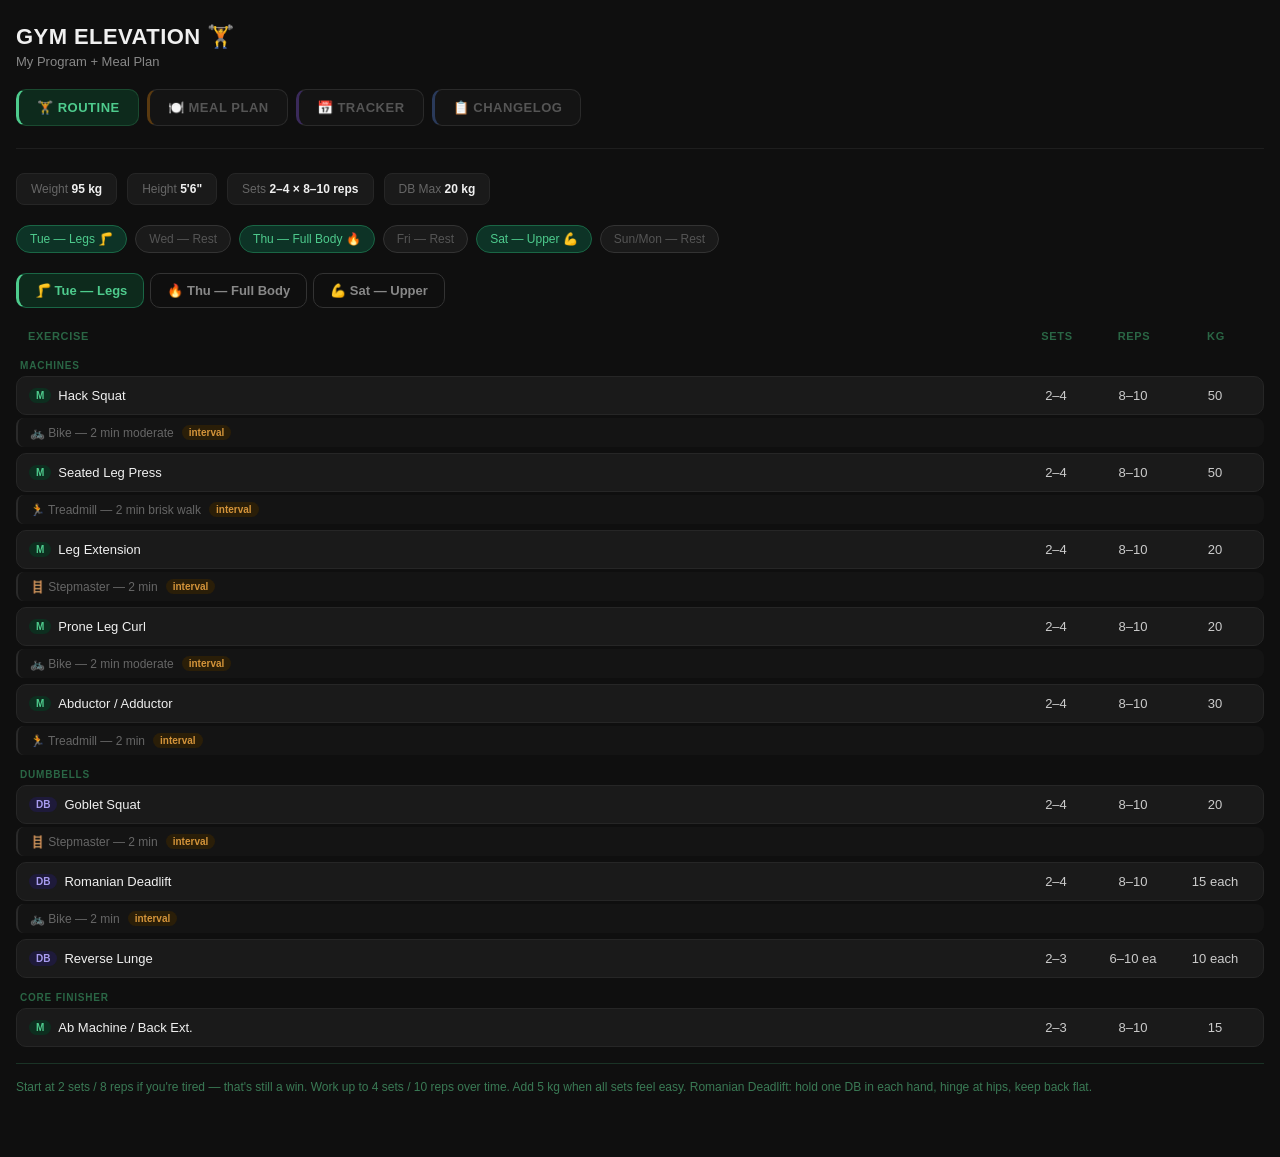
<file: index.html>
<!DOCTYPE html>
<html lang="en">
<head>
<meta charset="UTF-8">
<meta name="viewport" content="width=device-width, initial-scale=1.0">
<meta name="description" content="Personal gym program and meal plan">
<title>Gym Elevation — My Program</title>
<style>
  * { box-sizing: border-box; margin: 0; padding: 0; }
  body { font-family: -apple-system, BlinkMacSystemFont, 'Segoe UI', sans-serif; background: #0f0f0f; color: #f0f0f0; min-height: 100vh; padding: 24px 16px 60px; }
  h1 { font-size: 22px; font-weight: 700; letter-spacing: .02em; margin-bottom: 4px; }
  .subtitle { font-size: 13px; color: #888; margin-bottom: 20px; }

  /* SECTION TOGGLE */
  .section-toggle { display: flex; gap: 8px; margin-bottom: 28px; }
  .stab {
    padding: 10px 18px;
    border-radius: 10px;
    border: 1px solid #2a2a2a;
    border-left-width: 3px;
    background: #141414;
    cursor: pointer;
    font-size: 13px;
    font-weight: 700;
    color: #555;
    letter-spacing: .04em;
    text-transform: uppercase;
    transition: all 0.2s ease;
    display: flex;
    align-items: center;
    gap: 7px;
  }
  .stab:hover { background: #1a1a1a; color: #888; }

  /* ROUTINE — green */
  .stab[data-section="gym"]               { border-left-color: #2a5a40; }
  .stab[data-section="gym"]:hover         { border-left-color: #4ecb8d; color: #4ecb8d; }
  .stab[data-section="gym"].active        { background: #0d2a1c; border-color: #1a4a30; border-left-color: #4ecb8d; color: #4ecb8d; }

  /* MEAL PLAN — orange */
  .stab[data-section="meal"]              { border-left-color: #5a3a10; }
  .stab[data-section="meal"]:hover        { border-left-color: #d4943a; color: #d4943a; }
  .stab[data-section="meal"].active       { background: #2a1a08; border-color: #4a2e10; border-left-color: #d4943a; color: #d4943a; }

  /* TRACKER — purple */
  .stab[data-section="tracker"]           { border-left-color: #3a2a5a; }
  .stab[data-section="tracker"]:hover     { border-left-color: #a89cf0; color: #a89cf0; }
  .stab[data-section="tracker"].active    { background: #1a1430; border-color: #352860; border-left-color: #a89cf0; color: #a89cf0; }

  /* CHANGELOG — blue */
  .stab[data-section="changelog"]           { border-left-color: #2a3a5a; }
  .stab[data-section="changelog"]:hover     { border-left-color: #5ba3ff; color: #5ba3ff; }
  .stab[data-section="changelog"].active    { background: #0d1a3a; border-color: #1a3a66; border-left-color: #5ba3ff; color: #5ba3ff; }
  
  .section { display: none; }
  .section.active { display: block; }

  /* ── COLOR CARRY-THROUGH PER SECTION ─────────────────────────────── */

  /* ROUTINE (green) accents */
  #gym .sec-label        { color: #2a6645; }
  #gym .tabs             { margin-bottom: 18px; }
  #gym .tab.active       { background: #0d2a1c; color: #4ecb8d; border-color: #1a6645; border-left: 3px solid #4ecb8d; }
  #gym .tab:hover        { color: #4ecb8d; border-color: #2a5a40; }
  #gym .schedule-bar     { margin-bottom: 20px; }
  #gym .stats-bar        { margin-bottom: 20px; }
  #gym .row-head         { color: #2a6645; }
  #gym .note             { border-top-color: #1a3326; color: #3a7a55; }

  /* MEAL PLAN (orange) accents */
  #meal .meal-label      { color: #d4943a; }
  #meal .meal-time       { color: #7a5220; }
  #meal .divider         { background: #3a2a10; }
  #meal > div:first-child { /* daily meals label */
    color: #7a5220 !important;
    border-bottom: 1px solid #3a2a10;
    padding-bottom: 10px;
    margin-bottom: 16px;
  }

  /* TRACKER (purple) accents */
  #tracker .tracker-title        { color: #a89cf0; }
  #tracker .weekday              { color: #4a3a7a; }
  #tracker #monthSelect          { border-color: #3a2a5a; color: #a89cf0; background: #1a1430; }
  #tracker #monthSelect:hover    { border-color: #a89cf0; }
  #tracker .cal-day:hover        { border-color: #a89cf0; }
  #tracker .cal-day.went         { border-color: #1a6645; background: #0d3326; }
  #tracker .cal-day.rest         { border-color: #1a3a66; background: #0d2a4d; }
  #tracker .cal-day.skipped      { border-color: #664d4d; background: #4d1a1a; }

  /* One clean separator under the nav tabs only */
  .section-toggle { border-bottom: 1px solid #1e1e1e; padding-bottom: 22px; margin-bottom: 24px; }
  .stats-bar { display: flex; gap: 10px; margin-bottom: 20px; flex-wrap: wrap; }
  .stat { background: #1a1a1a; border: 1px solid #262626; border-radius: 8px; padding: 8px 14px; font-size: 12px; color: #666; }
  .stat span { color: #f0f0f0; font-weight: 600; }

  /* SCHEDULE */
  .schedule-bar { display: flex; gap: 8px; flex-wrap: wrap; margin-bottom: 20px; }
  .day-pill { padding: 6px 13px; border-radius: 20px; font-size: 12px; font-weight: 500; border: 1px solid #333; }
  .day-active { background: #0d3326; color: #4ecb8d; border-color: #1a6645; }
  .day-rest { background: #1a1a1a; color: #555; }

  /* GYM TABS */
  .tabs { display: flex; gap: 6px; margin-bottom: 16px; flex-wrap: wrap; }
  .tab { padding: 9px 16px; border-radius: 10px; border: 1px solid #333; background: transparent; cursor: pointer; font-size: 13px; font-weight: 600; color: #888; }
  .tab.active { background: #1e1e1e; color: #f0f0f0; border-color: #555; }
  .panel { display: none; }
  .panel.active { display: block; }

  /* ROWS */
  .row-head { display: grid; grid-template-columns: 1fr 62px 80px 72px; gap: 6px; padding: 4px 12px; font-size: 11px; color: #555; font-weight: 600; text-transform: uppercase; letter-spacing: .06em; margin-bottom: 4px; }
  .row { display: grid; grid-template-columns: 1fr 62px 80px 72px; gap: 6px; align-items: center; padding: 11px 12px; border-radius: 10px; margin-bottom: 3px; font-size: 13px; background: #1a1a1a; border: 1px solid #262626; }
  .machine-name { font-weight: 500; color: #f0f0f0; display: flex; align-items: center; gap: 7px; }
  .num { text-align: center; color: #ccc; }
  .cardio-row { display: flex; align-items: center; gap: 8px; padding: 7px 12px; margin-bottom: 6px; border-radius: 8px; background: #141414; font-size: 12px; color: #666; border-left: 2px solid #2a2a2a; }
  .badge { font-size: 10px; padding: 2px 7px; border-radius: 20px; font-weight: 600; flex-shrink: 0; }
  .b-db { background: #1e1a3a; color: #a89cf0; }
  .b-machine { background: #0d2e1f; color: #4ecb8d; }
  .b-cardio { background: #2a1e08; color: #d4943a; }
  .sec-label { font-size: 10px; font-weight: 700; color: #444; margin: 14px 0 5px 4px; text-transform: uppercase; letter-spacing: .08em; }
  .note { font-size: 12px; color: #444; margin-top: 16px; padding-top: 14px; border-top: 1px solid #222; line-height: 1.6; }

  /* MEAL PLAN */
  .meal-card { background: #1a1a1a; border: 1px solid #262626; border-radius: 12px; padding: 14px 16px; margin-bottom: 8px; display: flex; align-items: flex-start; gap: 14px; }
  .meal-time { font-size: 12px; font-weight: 600; color: #555; min-width: 56px; padding-top: 2px; }
  .meal-label { font-size: 13px; font-weight: 600; color: #f0f0f0; margin-bottom: 7px; }
  .pills { display: flex; flex-wrap: wrap; gap: 6px; }
  .pill { font-size: 12px; padding: 3px 10px; border-radius: 20px; font-weight: 500; }
  .p-rice { background: #2a1e08; color: #d4943a; }
  .p-meat { background: #0d2e1f; color: #4ecb8d; }
  .p-veg { background: #173404; color: #97C459; }
  .p-egg { background: #1e1a3a; color: #a89cf0; }
  .p-coffee { background: #1e1208; color: #c47c3a; }
  .p-no { background: #1a1a1a; color: #444; border: 1px solid #2a2a2a; text-decoration: line-through; }
  /* SNACK & FRUIT COLORS */
  .p-banana { background: #332b00; color: #ffd700; }
  .p-orange { background: #331a00; color: #ffa500; }
  .p-watermelon { background: #331414; color: #ff6b6b; }
  .p-mango { background: #332200; color: #ffcc00; }
  .p-nuts { background: #332414; color: #e6a863; }
  .p-siomai { background: #2b2b2b; color: #e6e6e6; }
  .gym-card { background: #0d2e1f; border: 1px solid #1a6645; border-radius: 12px; padding: 14px 16px; margin-bottom: 8px; display: flex; align-items: center; gap: 14px; }
  .gym-time { font-size: 12px; font-weight: 600; color: #4ecb8d; min-width: 56px; }
  .gym-label { font-size: 13px; font-weight: 700; color: #4ecb8d; }
  .cheat-box { border: 1px solid #2a2a2a; border-radius: 10px; padding: 12px 16px; margin-top: 12px; }
  .cheat-title { font-size: 11px; font-weight: 700; color: #444; text-transform: uppercase; letter-spacing: .06em; margin-bottom: 8px; }
  .divider { height: 0.5px; background: #222; margin: 16px 0; }
  .coffee-note { font-size: 12px; color: #555; background: #1a1208; border: 1px solid #2a1a08; border-radius: 8px; padding: 10px 14px; margin-top: 8px; line-height: 1.6; }

  /* Mobile Responsiveness */
  @media (max-width: 600px) {
    body { padding: 16px 12px 40px; font-size: 14px; }
    h1 { font-size: 18px; }
    .subtitle { font-size: 12px; margin-bottom: 16px; }
    .section-toggle { gap: 4px; margin-bottom: 20px; }
    .stab { padding: 8px 16px; font-size: 13px; }
    .stats-bar { gap: 6px; flex-wrap: wrap; }
    .stat { padding: 6px 10px; font-size: 11px; }
    .schedule-bar { gap: 6px; }
    .day-pill { padding: 4px 10px; font-size: 11px; }
    .tabs { gap: 4px; margin-bottom: 12px; }
    .tab { padding: 7px 12px; font-size: 12px; }
    .row-head { grid-template-columns: 1fr 40px 58px 55px; gap: 4px; padding: 2px 8px; font-size: 10px; }
    .row { grid-template-columns: 1fr 40px 58px 55px; gap: 4px; align-items: center; padding: 8px 8px; font-size: 12px; }
    .machine-name { gap: 5px; }
    .badge { font-size: 9px; padding: 1px 5px; }
    .num { font-size: 11px; }
    .cardio-row { padding: 5px 8px; font-size: 11px; }
    .sec-label { margin: 10px 0 3px 2px; font-size: 9px; }
    .note { font-size: 11px; margin-top: 12px; padding-top: 10px; }
    .meal-card { padding: 12px 12px; margin-bottom: 6px; gap: 10px; }
    .meal-time { min-width: 50px; font-size: 11px; }
    .meal-label { font-size: 12px; margin-bottom: 5px; }
    .pills { gap: 4px; flex-wrap: wrap; }
    .pill { font-size: 11px; padding: 2px 8px; }
    .gym-card { padding: 12px 12px; margin-bottom: 6px; gap: 10px; }
    .gym-time { min-width: 50px; font-size: 11px; }
    .gym-label { font-size: 12px; }
    .cheat-box { padding: 10px 12px; margin-top: 10px; }
    .cheat-title { font-size: 10px; margin-bottom: 6px; }
    .divider { margin: 12px 0; }
    .coffee-note { font-size: 11px; padding: 8px 12px; margin-top: 6px; }
    .tracker-header { flex-direction: column; align-items: flex-start; gap: 10px; }
    .tracker-title { font-size: 13px; }
    #monthSelect { font-size: 13px; width: 100%; max-width: none; }
    .calendar-grid { gap: 4px; }
    .cal-day { padding: 8px 4px; }
    .cal-date { font-size: 12px; margin-bottom: 6px; }
    .cal-status { font-size: 16px; }
    .note-modal-content { width: 95%; max-width: none; padding: 16px; }
    .note-modal-header { font-size: 13px; }
    .note-modal-input { font-size: 12px; min-height: 60px; }
    .note-modal-btn { font-size: 12px; padding: 6px 10px; }

  }/* === ANIMATIONS === */
  /* Smooth fade in for tabs */
  @keyframes fadeIn {
    from { opacity: 0; transform: translateY(10px); }
    to { opacity: 1; transform: translateY(0); }
  }
  .section.active {
    display: block;
    animation: fadeIn 0.4s cubic-bezier(0.16, 1, 0.3, 1) forwards;
  }
  
  /* Hover pop effect for pills */
  .pill { transition: transform 0.2s ease, filter 0.2s ease; }
  .pill:hover { transform: scale(1.08); filter: brightness(1.2); cursor: default; }

  /* Pulse effect for the Gym Session card to hype you up */
  @keyframes glowPulse {
    0% { box-shadow: 0 0 0px #5e8e0b; }
    30% { box-shadow: 0 0 12px #5e8e0b; }
    50% { box-shadow: 0 0 0px #5e8e0b; }
  }
  .gym-card { animation: glowPulse 8s infinite; }


  /* === TRACKER CSS === */
  .tracker-header { margin-bottom: 20px; display: flex; justify-content: space-between; align-items: center; flex-wrap: wrap; gap: 12px; }
  .tracker-title { font-size: 14px; font-weight: 600; color: #f0f0f0; }
  #monthSelect { background: #1e1e1e; color: #f0f0f0; border: 1px solid #333; padding: 8px 12px; border-radius: 8px; font-size: 14px; font-weight: 600; outline: none; cursor: pointer; transition: all 0.2s ease; }
  #monthSelect:hover { border-color: #555; background: #252525; }
  .calendar-grid { display: grid; grid-template-columns: repeat(7, 1fr); gap: 6px; margin-top: 14px; }
  .calendar-weekdays { display: grid; grid-template-columns: repeat(7, 1fr); gap: 6px; margin-bottom: 8px; }
  .weekday { font-size: 11px; font-weight: 700; color: #555; text-align: center; text-transform: uppercase; padding: 4px 0; }
  .cal-day { background: #151515; border: 1px solid #2a2a2a; border-radius: 8px; padding: 10px 6px; text-align: center; transition: all 0.2s ease; cursor: pointer; position: relative; }
  .cal-day:hover { transform: translateY(-2px); border-color: #555; background: #1a1a1a; }
  .cal-date { font-size: 13px; font-weight: 700; color: #888; margin-bottom: 8px; min-height: 18px; }
  .cal-status { font-size: 18px; transition: all 0.3s ease; height: 24px; display: flex; align-items: center; justify-content: center; }
  .cal-note-btn { 
    font-size: 11px; 
    color: #555; 
    cursor: pointer; 
    transition: all 0.2s; 
    margin-top: 4px; 
    opacity: 0; 
    position: absolute; 
    top: 2px; 
    right: 2px;
    background: rgba(61, 220, 132, 0.15);
    padding: 3px 5px;
    border-radius: 4px;
    border: 1px solid rgba(61, 220, 132, 0.3);
  }
  .cal-day:hover .cal-note-btn { opacity: 0.8; }
  .cal-note-btn:hover { 
    opacity: 1; 
    color: #4ecb8d;
    background: rgba(61, 220, 132, 0.25);
    border-color: rgba(61, 220, 132, 0.5);
  }
  
  /* Workout badges */
  .cal-badge { font-size: 14px; margin-top: 2px; display: inline-flex; align-items: center; gap: 3px; }
  .cal-badge-legs { color: #3ddc84; }
  .cal-badge-full { color: #d4943a; }
  .cal-badge-upper { color: #a89cf0; }
  .cal-badge-extra { color: #5ba3ff; }
  .cal-badge-text { font-size: 10px; font-weight: 600; }
  
  /* NOTE INDICATOR BADGE */
  .cal-note-indicator { 
    position: absolute; 
    top: 4px; 
    right: 4px; 
    width: 18px; 
    height: 18px; 
    border-radius: 50%; 
    display: flex; 
    align-items: center; 
    justify-content: center; 
    font-size: 10px; 
    font-weight: 700;
    z-index: 10;
    animation: pulse 2s infinite;
  }
  @keyframes pulse { 0%, 100% { opacity: 0.8; } 50% { opacity: 1; } }
  .cal-day.went .cal-note-indicator { background: #4ecb8d; color: #0f0f0f; }
  .cal-day.rest .cal-note-indicator { background: #5ba3ff; color: #0f0f0f; }
  .cal-day.skipped .cal-note-indicator { background: #ff8a7a; color: #0f0f0f; }
  
  /* Status colors with enhanced styling */
  .cal-day.went { 
    border-color: #3ddc84; 
    background: linear-gradient(135deg, #0d3326 0%, #0a2620 100%);
    border-width: 2px;
    box-shadow: 0 0 12px rgba(61, 220, 132, 0.2);
    transition: all 0.3s ease;
  }
  .cal-day.went:hover { 
    box-shadow: 0 0 20px rgba(61, 220, 132, 0.4), 0 4px 12px rgba(0, 0, 0, 0.3);
    transform: translateY(-3px);
  }
  .cal-day.went .cal-date { color: #4ecb8d; font-weight: 700; }
  .cal-day.went .cal-status { color: #4ecb8d; font-weight: 700; }
  
  .cal-day.rest { 
    border-color: #5ba8d6; 
    background: linear-gradient(135deg, #0d2a4d 0%, #081f38 100%);
    border-width: 2px;
    box-shadow: 0 0 12px rgba(91, 168, 214, 0.2);
    transition: all 0.3s ease;
  }
  .cal-day.rest:hover { 
    box-shadow: 0 0 20px rgba(91, 168, 214, 0.4), 0 4px 12px rgba(0, 0, 0, 0.3);
    transform: translateY(-3px);
  }
  .cal-day.rest .cal-date { color: #5ba8d6; font-weight: 700; }
  .cal-day.rest .cal-status { color: #5ba8d6; font-weight: 700; }
  
  .cal-day.skipped { 
    border-color: #ff6b6b; 
    background: linear-gradient(135deg, #4d1a1a 0%, #3d0f0f 100%);
    border-width: 2px;
    box-shadow: 0 0 12px rgba(255, 107, 107, 0.2);
    transition: all 0.3s ease;
  }
  .cal-day.skipped:hover { 
    box-shadow: 0 0 20px rgba(255, 107, 107, 0.4), 0 4px 12px rgba(0, 0, 0, 0.3);
    transform: translateY(-3px);
  }
  .cal-day.skipped .cal-date { color: #ff6b6b; font-weight: 700; }
  .cal-day.skipped .cal-status { color: #ff6b6b; font-weight: 700; }
  
  /* Note modal */
  .note-modal { display: none; position: fixed; top: 0; left: 0; right: 0; bottom: 0; background: rgba(0, 0, 0, 0.7); z-index: 1000; align-items: center; justify-content: center; }
  .note-modal.active { display: flex; }
  .note-modal-content { background: #1e1e1e; border: 1px solid #333; border-radius: 12px; padding: 20px; width: 90%; max-width: 400px; }
  .note-modal-header { font-size: 14px; font-weight: 700; color: #f0f0f0; margin-bottom: 14px; }
  .note-modal-input { width: 100%; background: #151515; border: 1px solid #2a2a2a; border-radius: 6px; padding: 10px 12px; font-size: 13px; color: #f0f0f0; font-family: inherit; min-height: 80px; resize: vertical; margin-bottom: 12px; }
  .note-modal-input:focus { outline: none; border-color: #555; }
  .note-modal-buttons { display: flex; gap: 8px; }
  .note-modal-btn { padding: 8px 14px; border-radius: 6px; border: none; font-size: 13px; font-weight: 600; cursor: pointer; transition: all 0.2s; }
  .btn-save { background: #4ecb8d; color: #0d3326; flex: 1; text-align: center; }
  .btn-save:hover { background: #6dd9a0; }
  .btn-cancel { background: #2a2a2a; color: #f0f0f0; }
  .btn-cancel:hover { background: #333; }
  .btn-delete { background: #663333; color: #ff6b6b; }
  .btn-delete:hover { background: #804040; }
  
  /* Modal labels and select */
  .note-modal-label { display: block; font-size: 11px; font-weight: 700; color: #888; text-transform: uppercase; letter-spacing: .06em; margin-top: 12px; margin-bottom: 6px; }
  .note-modal-select { width: 100%; background: #151515; border: 1px solid #2a2a2a; border-radius: 6px; padding: 8px 10px; font-size: 13px; color: #f0f0f0; font-family: inherit; margin-bottom: 12px; }
  .note-modal-select:focus { outline: none; border-color: #4ecb8d; }
  
  /* Exercise Checklist */
  .exercise-list { background: #151515; border: 1px solid #2a2a2a; border-radius: 6px; padding: 10px; margin-bottom: 12px; max-height: 180px; overflow-y: auto; }
  .exercise-item { display: flex; align-items: center; gap: 8px; padding: 6px 0; font-size: 12px; }
  .exercise-item input[type="checkbox"] { cursor: pointer; width: 16px; height: 16px; accent-color: #4ecb8d; }
  .exercise-item label { cursor: pointer; flex: 1; color: #ccc; }
  .exercise-item:hover label { color: #f0f0f0; }
  
  /* Session Log View */
  .session-log { margin-top: 16px; }
  .session-card { background: #1a1a1a; border: 1px solid #262626; border-radius: 8px; padding: 12px; margin-bottom: 8px; }
  .session-header { display: flex; justify-content: space-between; align-items: center; margin-bottom: 8px; }
  .session-date { font-size: 13px; font-weight: 600; color: #4ecb8d; }
  .session-type { font-size: 12px; color: #888; }
  .session-exercises { font-size: 12px; color: #aaa; margin: 6px 0; }
  .session-notes { font-size: 12px; color: #999; font-style: italic; margin: 6px 0; }
  
  /* Modal scroll */
  .note-modal-content { max-height: 90vh; overflow-y: auto; }

  /* === CHANGELOG CSS === */
  .changelog-container { margin-top: 16px; }
  .changelog-entry {
    background: #151515;
    border-left: 3px solid #4ecb8d;
    border-radius: 6px;
    padding: 12px 14px;
    margin-bottom: 10px;
    transition: all 0.2s ease;
  }
  .changelog-entry:hover { background: #1a1a1a; transform: translateX(4px); }
  .changelog-entry.weight-change { border-left-color: #4ecb8d; }
  .changelog-entry.session-log { border-left-color: #d4943a; }
  .changelog-entry.exercise-check { border-left-color: #a89cf0; }
  .changelog-entry.note-added { border-left-color: #5ba3ff; }
  
  .changelog-time { font-size: 11px; color: #666; font-weight: 600; text-transform: uppercase; letter-spacing: .04em; margin-bottom: 4px; }
  .changelog-type { display: inline-block; font-size: 10px; font-weight: 700; padding: 2px 8px; border-radius: 20px; margin-bottom: 6px; text-transform: uppercase; }
  .changelog-type.weight { background: #0d3326; color: #4ecb8d; }
  .changelog-type.session { background: #2a1e08; color: #d4943a; }
  .changelog-type.exercise { background: #1e1a3a; color: #a89cf0; }
  .changelog-type.note { background: #0d1e3a; color: #5ba3ff; }
  
  .changelog-text { font-size: 12px; color: #ccc; line-height: 1.5; margin-bottom: 4px; }
  .changelog-emoji { font-size: 14px; margin-right: 6px; }
  
  .changelog-empty { text-align: center; padding: 30px 20px; color: #555; font-size: 13px; }
  .changelog-empty .big-emoji { font-size: 36px; margin-bottom: 8px; }

  /* === SESSION CARD (CHANGELOG) === */
  .cl-session-card {
    background: #141414;
    border: 1px solid #2a2a2a;
    border-left: 3px solid #d4943a;
    border-radius: 10px;
    margin-bottom: 12px;
    overflow: hidden;
    transition: all 0.25s ease;
  }
  .cl-session-card:hover { border-color: #3a3a3a; border-left-color: #e8a54a; box-shadow: 0 4px 16px rgba(0,0,0,0.4); }

  .cl-session-header {
    display: flex;
    justify-content: space-between;
    align-items: flex-start;
    padding: 12px 14px 10px;
    gap: 8px;
    flex-wrap: wrap;
  }
  .cl-session-meta { display: flex; align-items: center; gap: 8px; flex-wrap: wrap; }
  .cl-session-date { font-size: 11px; color: #666; font-weight: 700; text-transform: uppercase; letter-spacing: .04em; }
  .cl-session-badge {
    font-size: 10px; font-weight: 700; padding: 2px 8px; border-radius: 20px;
    background: #2a1e08; color: #d4943a; text-transform: uppercase;
  }
  .cl-edited-badge {
    font-size: 10px; font-weight: 700; padding: 2px 8px; border-radius: 20px;
    background: #1e1a3a; color: #a89cf0; text-transform: uppercase;
    animation: softGlow 3s ease infinite;
  }
  @keyframes softGlow {
    0%, 100% { box-shadow: 0 0 0px rgba(168,156,240,0); }
    50% { box-shadow: 0 0 8px rgba(168,156,240,0.4); }
  }
  .cl-session-actions {
    display: flex;
    gap: 6px;
    align-items: center;
    opacity: 0;
    transition: opacity 0.2s ease;
  }
  .cl-session-card:hover .cl-session-actions { opacity: 1; }
  .cl-edit-btn, .cl-delete-btn, .cl-expand-btn {
    font-size: 10px; font-weight: 700; padding: 4px 9px; border-radius: 6px;
    border: none; cursor: pointer; letter-spacing: .05em;
    transition: all 0.2s ease;
  }
  .cl-edit-btn { background: #1a3a66; color: #5ba3ff; }
  .cl-edit-btn:hover { background: #2a5a99; color: #80bfff; }
  .cl-delete-btn { background: #3a1515; color: #ff6b6b; }
  .cl-delete-btn:hover { background: #551f1f; color: #ff8a7a; }
  .cl-expand-btn { background: #1e1e1e; color: #888; }
  .cl-expand-btn:hover { background: #2a2a2a; color: #ccc; }

  .cl-session-summary {
    padding: 0 14px 10px;
    display: flex;
    align-items: center;
    gap: 10px;
    flex-wrap: wrap;
    border-bottom: 1px solid #1e1e1e;
  }
  .cl-workout-type { font-size: 14px; font-weight: 700; }
  .cl-ex-count {
    font-size: 11px; padding: 3px 8px; border-radius: 20px;
    background: #1a1a1a; color: #888; border: 1px solid #2a2a2a;
  }
  .cl-form-preview {
    font-size: 11px; color: #666; font-style: italic;
    flex: 1; overflow: hidden; text-overflow: ellipsis; white-space: nowrap;
  }

  /* Collapsible details section */
  .cl-session-details {
    max-height: 0;
    overflow: hidden;
    transition: max-height 0.35s cubic-bezier(0.4, 0, 0.2, 1);
    padding: 0 14px;
  }
  .cl-session-card.expanded .cl-session-details {
    max-height: 800px;
    padding: 12px 14px;
  }

  .cl-form-notes-box {
    background: #1a2a1a;
    border: 1px solid #1a5a30;
    border-left: 3px solid #4ecb8d;
    border-radius: 6px;
    padding: 10px 12px;
    margin-bottom: 10px;
    font-size: 12px;
    color: #b0e8c8;
    line-height: 1.6;
  }
  .cl-fn-label {
    display: block;
    font-size: 10px; font-weight: 700; color: #4ecb8d;
    text-transform: uppercase; letter-spacing: .06em;
    margin-bottom: 5px;
  }
  .cl-general-notes {
    background: #181828;
    border: 1px solid #2a2a4a;
    border-left: 3px solid #5ba3ff;
    border-radius: 6px;
    padding: 10px 12px;
    margin-bottom: 10px;
    font-size: 12px;
    color: #a0b8e8;
    line-height: 1.6;
  }
  .cl-gn-label {
    display: block;
    font-size: 10px; font-weight: 700; color: #5ba3ff;
    text-transform: uppercase; letter-spacing: .06em;
    margin-bottom: 5px;
  }
  .cl-exercises-section { margin-bottom: 10px; }
  .cl-ex-label {
    font-size: 10px; font-weight: 700; color: #666;
    text-transform: uppercase; letter-spacing: .06em; margin-bottom: 7px;
  }
  .cl-ex-tags { display: flex; flex-wrap: wrap; gap: 5px; }
  .cl-ex-tag {
    font-size: 11px; padding: 3px 9px; border-radius: 20px;
    background: #1e2a1e; color: #4ecb8d; border: 1px solid #1a4a2a;
    font-weight: 500;
  }
  .cl-ex-tag.cardio { background: #2a1e08; color: #d4943a; border-color: #3a2a10; }

  /* Edit History */
  .cl-edit-history {
    border-top: 1px solid #2a2a2a;
    padding-top: 10px;
    margin-top: 4px;
  }
  .cl-edit-history-title {
    font-size: 10px; font-weight: 700; color: #555;
    text-transform: uppercase; letter-spacing: .06em; margin-bottom: 8px;
  }
  .cl-edit-entry {
    display: flex; align-items: flex-start; gap: 8px;
    padding: 6px 0; border-bottom: 1px solid #1a1a1a; font-size: 11px;
  }
  .cl-edit-entry:last-child { border-bottom: none; }
  .cl-edit-time { color: #a89cf0; font-weight: 700; white-space: nowrap; min-width: 60px; }
  .cl-edit-changes { color: #888; line-height: 1.5; }

  /* Modal edit mode */
  .note-modal-header.edit-mode { color: #5ba3ff; }
  .note-modal-content.edit-mode { border-color: #1a3a66; }

</style>
</head>
<body>

<header>
<h1>GYM ELEVATION 🏋️</h1>
<p class="subtitle">My Program + Meal Plan</p>

<div class="section-toggle">
    <button class="stab active" data-section="gym">🏋️ ROUTINE</button>
    <button class="stab" data-section="meal">🍽️ MEAL PLAN</button>
    <button class="stab" data-section="tracker">📅 TRACKER</button>
    <button class="stab" data-section="changelog">📋 CHANGELOG</button>
  </div>
</header>

<main>
<!-- ===== GYM SECTION ===== -->
<section id="gym" class="section active">

  <div class="stats-bar">
    <div class="stat">Weight <span>95 kg</span></div>
    <div class="stat">Height <span>5'6"</span></div>
    <div class="stat">Sets <span>2–4 × 8–10 reps</span></div>
    <div class="stat">DB Max <span>20 kg</span></div>
  </div>

  <div class="schedule-bar">
    <span class="day-pill day-active">Tue — Legs 🦵</span>
    <span class="day-pill day-rest">Wed — Rest</span>
    <span class="day-pill day-active">Thu — Full Body 🔥</span>
    <span class="day-pill day-rest">Fri — Rest</span>
    <span class="day-pill day-active">Sat — Upper 💪</span>
    <span class="day-pill day-rest">Sun/Mon — Rest</span>
  </div>

  <div class="tabs">
    <button class="tab active" data-target="leg" aria-label="Tuesday Legs">🦵 Tue — Legs</button>
    <button class="tab" data-target="full" aria-label="Thursday Full Body">🔥 Thu — Full Body</button>
    <button class="tab" data-target="upper" aria-label="Saturday Upper">💪 Sat — Upper</button>
  </div>

  <!-- LEG DAY -->
  <div id="leg" class="panel active">
    <div class="row-head"><span>Exercise</span><span style="text-align:center">Sets</span><span style="text-align:center">Reps</span><span style="text-align:center">kg</span></div>
    <div class="sec-label">machines</div>
    <div class="row"><span class="machine-name"><span class="badge b-machine">M</span>Hack Squat</span><span class="num">2–4</span><span class="num">8–10</span><span class="num">50</span></div>
    <div class="cardio-row">🚲 Bike — 2 min moderate <span class="badge b-cardio">interval</span></div>
    <div class="row"><span class="machine-name"><span class="badge b-machine">M</span>Seated Leg Press</span><span class="num">2–4</span><span class="num">8–10</span><span class="num">50</span></div>
    <div class="cardio-row">🏃 Treadmill — 2 min brisk walk <span class="badge b-cardio">interval</span></div>
    <div class="row"><span class="machine-name"><span class="badge b-machine">M</span>Leg Extension</span><span class="num">2–4</span><span class="num">8–10</span><span class="num">20</span></div>
    <div class="cardio-row">🪜 Stepmaster — 2 min <span class="badge b-cardio">interval</span></div>
    <div class="row"><span class="machine-name"><span class="badge b-machine">M</span>Prone Leg Curl</span><span class="num">2–4</span><span class="num">8–10</span><span class="num">20</span></div>
    <div class="cardio-row">🚲 Bike — 2 min moderate <span class="badge b-cardio">interval</span></div>
    <div class="row"><span class="machine-name"><span class="badge b-machine">M</span>Abductor / Adductor</span><span class="num">2–4</span><span class="num">8–10</span><span class="num">30</span></div>
    <div class="cardio-row">🏃 Treadmill — 2 min <span class="badge b-cardio">interval</span></div>
    <div class="sec-label">dumbbells</div>
    <div class="row"><span class="machine-name"><span class="badge b-db">DB</span>Goblet Squat</span><span class="num">2–4</span><span class="num">8–10</span><span class="num">20</span></div>
    <div class="cardio-row">🪜 Stepmaster — 2 min <span class="badge b-cardio">interval</span></div>
    <div class="row"><span class="machine-name"><span class="badge b-db">DB</span>Romanian Deadlift</span><span class="num">2–4</span><span class="num">8–10</span><span class="num">15 each</span></div>
    <div class="cardio-row">🚲 Bike — 2 min <span class="badge b-cardio">interval</span></div>
    <div class="row"><span class="machine-name"><span class="badge b-db">DB</span>Reverse Lunge</span><span class="num">2–3</span><span class="num">6–10 ea</span><span class="num">10 each</span></div>
    <div class="sec-label">core finisher</div>
    <div class="row"><span class="machine-name"><span class="badge b-machine">M</span>Ab Machine / Back Ext.</span><span class="num">2–3</span><span class="num">8–10</span><span class="num">15</span></div>
    <div class="note">Start at 2 sets / 8 reps if you're tired — that's still a win. Work up to 4 sets / 10 reps over time. Add 5 kg when all sets feel easy. Romanian Deadlift: hold one DB in each hand, hinge at hips, keep back flat.</div>
  </div>

  <!-- FULL BODY DAY -->
  <div id="full" class="panel">
    <div class="row-head"><span>Exercise</span><span style="text-align:center">Sets</span><span style="text-align:center">Reps</span><span style="text-align:center">kg</span></div>
    <div class="sec-label">push</div>
    <div class="row"><span class="machine-name"><span class="badge b-machine">M</span>Chest Press</span><span class="num">2–3</span><span class="num">8–10</span><span class="num">25</span></div>
    <div class="cardio-row">🚲 Bike — 2 min <span class="badge b-cardio">interval</span></div>
    <div class="row"><span class="machine-name"><span class="badge b-machine">M</span>Shoulder Press</span><span class="num">2–3</span><span class="num">8–10</span><span class="num">15</span></div>
    <div class="cardio-row">🪜 Stepmaster — 2 min <span class="badge b-cardio">interval</span></div>
    <div class="row"><span class="machine-name"><span class="badge b-db">DB</span>DB Lateral Raise</span><span class="num">2–3</span><span class="num">8–10</span><span class="num">8 each</span></div>
    <div class="sec-label">pull</div>
    <div class="cardio-row" style="margin-top:4px">🏃 Treadmill — 2 min <span class="badge b-cardio">interval</span></div>
    <div class="row"><span class="machine-name"><span class="badge b-machine">M</span>Pulldown</span><span class="num">2–3</span><span class="num">8–10</span><span class="num">30</span></div>
    <div class="cardio-row">🚲 Bike — 2 min <span class="badge b-cardio">interval</span></div>
    <div class="row"><span class="machine-name"><span class="badge b-machine">M</span>Pulley Row</span><span class="num">2–3</span><span class="num">8–10</span><span class="num">25</span></div>
    <div class="cardio-row">🪜 Stepmaster — 2 min <span class="badge b-cardio">interval</span></div>
    <div class="row"><span class="machine-name"><span class="badge b-db">DB</span>DB Bent Over Row</span><span class="num">2–3</span><span class="num">8–10</span><span class="num">15 each</span></div>
    <div class="sec-label">legs</div>
    <div class="cardio-row" style="margin-top:4px">🏃 Treadmill — 2 min <span class="badge b-cardio">interval</span></div>
    <div class="row"><span class="machine-name"><span class="badge b-machine">M</span>Seated Leg Press</span><span class="num">2–3</span><span class="num">8–10</span><span class="num">40</span></div>
    <div class="cardio-row">🚲 Bike — 2 min <span class="badge b-cardio">interval</span></div>
    <div class="row"><span class="machine-name"><span class="badge b-machine">M</span>Hack Squat</span><span class="num">2–3</span><span class="num">8–10</span><span class="num">45</span></div>
    <div class="cardio-row">🪜 Stepmaster — 2 min <span class="badge b-cardio">interval</span></div>
    <div class="row"><span class="machine-name"><span class="badge b-db">DB</span>DB Goblet Squat</span><span class="num">2–3</span><span class="num">8–10</span><span class="num">20</span></div>
    <div class="sec-label">core finisher</div>
    <div class="row" style="margin-top:4px"><span class="machine-name"><span class="badge b-machine">M</span>Torso Rotation</span><span class="num">2–3</span><span class="num">8–10</span><span class="num">10 each</span></div>
    <div class="row"><span class="machine-name"><span class="badge b-machine">M</span>Ab Machine</span><span class="num">2–3</span><span class="num">8–10</span><span class="num">15</span></div>
    <div class="note">Full body day — start at 2 sets / 8 reps, push to 3 sets / 10 when you can. Legs are lighter since Tuesday already hit them. Rest 60–90 sec between sets.</div>
  </div>

  <!-- UPPER DAY -->
  <div id="upper" class="panel">
    <div class="row-head"><span>Exercise</span><span style="text-align:center">Sets</span><span style="text-align:center">Reps</span><span style="text-align:center">kg</span></div>
    <div class="sec-label">chest & back</div>
    <div class="row"><span class="machine-name"><span class="badge b-machine">M</span>Chest Press</span><span class="num">2–4</span><span class="num">8–10</span><span class="num">25</span></div>
    <div class="cardio-row">🚲 Bike — 2 min <span class="badge b-cardio">interval</span></div>
    <div class="row"><span class="machine-name"><span class="badge b-machine">M</span>Pulldown</span><span class="num">2–4</span><span class="num">8–10</span><span class="num">30</span></div>
    <div class="cardio-row">🏃 Treadmill — 2 min <span class="badge b-cardio">interval</span></div>
    <div class="row"><span class="machine-name"><span class="badge b-machine">M</span>Pec Fly / Rear Deltoid</span><span class="num">2–4</span><span class="num">8–10</span><span class="num">15</span></div>
    <div class="cardio-row">🪜 Stepmaster — 2 min <span class="badge b-cardio">interval</span></div>
    <div class="row"><span class="machine-name"><span class="badge b-machine">M</span>Pulley Row</span><span class="num">2–4</span><span class="num">8–10</span><span class="num">25</span></div>
    <div class="cardio-row">🚲 Bike — 2 min <span class="badge b-cardio">interval</span></div>
    <div class="sec-label">shoulders</div>
    <div class="row"><span class="machine-name"><span class="badge b-machine">M</span>Split Shoulder Press</span><span class="num">2–4</span><span class="num">8–10</span><span class="num">10</span></div>
    <div class="cardio-row">🏃 Treadmill — 2 min <span class="badge b-cardio">interval</span></div>
    <div class="row"><span class="machine-name"><span class="badge b-machine">M</span>High Pull Low Rowing</span><span class="num">2–4</span><span class="num">8–10</span><span class="num">20</span></div>
    <div class="cardio-row">🪜 Stepmaster — 2 min <span class="badge b-cardio">interval</span></div>
    <div class="row"><span class="machine-name"><span class="badge b-db">DB</span>DB Lateral Raise</span><span class="num">2–3</span><span class="num">8–10</span><span class="num">8 each</span></div>
    <div class="sec-label">arms</div>
    <div class="cardio-row" style="margin-top:4px">🚲 Bike — 2 min <span class="badge b-cardio">interval</span></div>
    <div class="row"><span class="machine-name"><span class="badge b-machine">M</span>Assist Dip Chin</span><span class="num">2–4</span><span class="num">6–10</span><span class="num">−30 assist</span></div>
    <div class="cardio-row">🏃 Treadmill — 2 min cool down <span class="badge b-cardio">interval</span></div>
    <div class="row"><span class="machine-name"><span class="badge b-db">DB</span>DB Bicep Curl</span><span class="num">2–3</span><span class="num">8–10</span><span class="num">10 each</span></div>
    <div class="row"><span class="machine-name"><span class="badge b-db">DB</span>DB Overhead Tricep Ext.</span><span class="num">2–3</span><span class="num">8–10</span><span class="num">12</span></div>
    <div class="sec-label">core finisher</div>
    <div class="row" style="margin-top:4px"><span class="machine-name"><span class="badge b-machine">M</span>Torso Rotation</span><span class="num">2–3</span><span class="num">8–10</span><span class="num">10 each</span></div>
    <div class="note">Start at 2 sets / 6 reps if needed — no shame. Goal is 4 sets / 10 by end of month. Assist Dip Chin: reduce assist by 5 kg every few weeks as you get stronger. Rest 60–90 sec between sets.</div>
  </div>

</div>

</section><!-- end gym section -->


<!-- ===== MEAL SECTION ===== -->
<div id="meal" class="section">

  <div style="font-size: 11px; font-weight: 700; color: #555; text-transform: uppercase; letter-spacing: .06em; margin-bottom: 12px;">Daily meals — gym at 2–3pm</div>

  <div class="cheat-box" style="margin-top: 0; margin-bottom: 12px; border-color: #331414;">
    <div class="cheat-title" style="color: #ff6b6b;">🍉 Snack & Fruit Guide (Mix & Match)</div>
    <div class="pills">
      <span class="pill p-banana"> 🍌 Bananas</span>
      <span class="pill p-orange"> 🍊 Oranges</span>
      <span class="pill p-watermelon"> 🍉 Watermelon</span>
      <span class="pill p-mango"> 🥭 Ripe Mangoes</span>
      <span class="pill p-nuts"> 🌰 Steamed Nuts</span>
      <span class="pill p-siomai"> 🥟 Steamed Siomai</span>
      <span class="pill p-no">NO Avocado</span>
    </div>
    <div style="font-size: 11px; color: #bbb; margin-top: 8px; line-height: 1.5;">
      Eat these as snacks when hungry. <br><br>
      <strong>RULES (｀⌒´メ):</strong> <br>
      1. <strong>Nuts:</strong> Nilagang mani is good, but HIGH CALORIE. 1 small cup max! <br>
      2. <strong>Siomai:</strong> STEAMED ONLY. Keep it to 3-4 pieces and do not drown it in chili oil/soy sauce. <br>
      3. <strong>Avocado:</strong> Still a no. Total fat bomb, don't ruin the deficit!
    </div>
  </div>

  <div class="cheat-box" style="margin-bottom: 12px; border-color: #2a2a4a; background: #0a0a14;">
    <div class="cheat-title" style="color: #a89cf0;">🛌 REST DAYS (Mon, Wed, Fri, Sat)</div>
    <div style="font-size: 12px; color: #aaa; line-height: 1.6;">
      <strong>Morning:</strong> Same 2-rice Brunch setup. Gotta fuel up.<br>
      <strong>Afternoon:</strong> Skip the 1pm eggs and pre-workout drinks. Just grab an Orange or Watermelon if you get hungry.<br>
      <strong>Dinner:</strong> Keep it to light sabaw or your evening egg/cucumber combo. No gym means less calories burned!
    </div>
  </div>

  <div class="cheat-box" style="margin-bottom: 24px; border-color: #331414; background: #1a0f0f;">
    <div class="cheat-title" style="color: #ff6b6b;">🍔 CHEAT MEAL REMINDERS (1× A WEEK)</div>
    <div style="font-size: 12px; color: #bbb; line-height: 1.6;">
      <strong>Bro, it's a cheat MEAL, not a cheat DAY! (ง •̀_•́)ง</strong> Eat whatever you're craving—whether that's fast food, sweets, or heavy comfort food—but keep it to <strong>ONE sitting</strong>. Don't turn this into a 24-hour food bender!
      <br><br>
      <strong>General Rules:</strong> DO NOT BINGE UNTIL YOU HATE YOURSELF. (꒪ཀ꒪) If you are eating super fatty foods, <strong>PLEASE STICK TO 1 CUP OF RICE ONLY! (｀⌒´メ)</strong> I know the extra rice is calling your name, but fight the urge! Enjoy the food, don't stress about the numbers for this one meal, and get your butt right back on the regular plan the next morning! You got this! ᕙ(⇀‸↼‶)ᕗ
    </div>
  </div>

  <div class="meal-card">
    <div class="meal-time">9–10am</div>
    <div>
      <div class="meal-label">Wake up ☀️</div>
      <div class="pills">
        <span class="pill p-coffee">☕ black coffee</span>
        <span class="pill p-no">no sugar</span>
      </div>
    </div>
  </div>

  <div class="meal-card" style="margin-top:8px">
    <div class="meal-time">11am</div>
    <div>
      <div class="meal-label">Brunch — carinderia 🍽️</div>
      <div class="pills">
        <span class="pill p-rice">2 rice (non-negotiable)</span>
      </div>
      
      <div style="font-size: 11px; font-weight: 600; color: #888; margin-top: 8px; text-transform: uppercase;">Pick 1 Meat (Protein)</div>
      <div class="pills" style="margin-top: 4px;">
        <span class="pill p-meat">Chicken Adobo</span>
        <span class="pill p-meat">Grilled/Inasal</span>
        <span class="pill p-meat">Beef Menudo</span>
        <span class="pill p-meat">Sabaw: Sinigang/Tinola (eat meat!)</span>
      </div>

      <div style="font-size: 11px; font-weight: 600; color: #888; margin-top: 8px; text-transform: uppercase;">Pick 1 Gulay (Fiber/Fill)</div>
      <div class="pills" style="margin-top: 4px;">
        <span class="pill p-veg">Ginisang Monggo</span>
        <span class="pill p-veg">Ginisang Sayote</span>
        <span class="pill p-veg">Pinakbet (skip fat bits)</span>
      </div>
    </div>
  </div>

  <div class="meal-card">
    <div class="meal-time">1pm</div>
    <div>
      <div class="meal-label">Pre-gym snack ⚡</div>
      <div class="pills">
        <span class="pill p-egg">2 🥚 boiled eggs</span>
        <span class="pill p-banana">1 🍌 banana</span>
        <span class="pill p-coffee">☕ black coffee</span>
        <span class="pill p-no">Zero Sugar Monster/Energy</span>
      </div>
    </div>
  </div>

  <div class="gym-card" style="margin-top:8px">
    <div class="gym-time">2–3pm</div>
    <div class="gym-label">🏋️ GYM SESSION</div>
  </div>

  <div class="meal-card">
    <div class="meal-time">5–6pm</div>
    <div>
      <div class="meal-label">Post-gym meal 💪</div>
      <div class="pills">
        <span class="pill p-rice">1 rice</span>
      </div>
       <div style="font-size: 11px; font-weight: 600; color: #888; margin-top: 8px; text-transform: uppercase;">Mix & Match (Light Protein/Veg)</div>
      <div class="pills" style="margin-top: 4px;">
        <span class="pill p-meat">Tinola/Sinigang</span>
        <span class="pill p-meat">Grilled Fish</span>
        <span class="pill p-veg">Cucumber Ensalada</span>
        <span class="pill p-veg">Seaweed</span>
      </div>
    </div>
  </div>

  <div class="meal-card">
    <div class="meal-time">8–9pm</div>
    <div>
      <div class="meal-label">Evening — light only 🥚</div>
      <div class="pills">
        <span class="pill p-egg">2–3 🥚 eggs</span>
        <span class="pill p-veg">cucumber</span>
        <span class="pill p-veg">seaweed</span>
        <span class="pill p-watermelon">Watermelon</span>
        <span class="pill p-no">no rice</span>
        <span class="pill p-no">no coffee</span>
      </div>
    </div>
  </div>

  <div class="divider"></div>

  <div style="font-size: 12px; color: #444; margin-top: 14px; line-height: 1.8;">
    💧 1.5L+ water daily &nbsp;·&nbsp; no rice at night &nbsp;·&nbsp; no coffee after 6pm
  </div>

</div>

</section><!-- end meal section -->

<!-- ===== TRACKER SECTION ===== -->
<section id="tracker" class="section">
  <div class="tracker-header">
    <span class="tracker-title">Progress Tracker — May to Dec 2026</span>
    <select id="monthSelect">
      <option value="5">May 2026</option>
      <option value="6">June 2026</option>
      <option value="7">July 2026</option>
      <option value="8">August 2026</option>
      <option value="9">September 2026</option>
      <option value="10">October 2026</option>
      <option value="11">November 2026</option>
      <option value="12">December 2026</option>
    </select>
  </div>

  <div class="calendar-weekdays">
    <div class="weekday">Sun</div>
    <div class="weekday">Mon</div>
    <div class="weekday">Tue</div>
    <div class="weekday">Wed</div>
    <div class="weekday">Thu</div>
    <div class="weekday">Fri</div>
    <div class="weekday">Sat</div>
  </div>

  <div class="calendar-grid" id="calendarGrid"></div>

  <div style="display: flex; gap: 12px; margin-top: 20px; flex-wrap: wrap; font-size: 12px; padding: 12px; background: #1a1a1a; border-radius: 8px; border: 1px solid #262626;">
    <div style="display: flex; align-items: center; gap: 6px;">
      <span style="font-size: 16px; color: #4ecb8d;">✓</span>
      <span style="color: #666;">Went to gym</span>
    </div>
    <div style="display: flex; align-items: center; gap: 6px;">
      <span style="font-size: 16px; color: #5ba8d6;">●</span>
      <span style="color: #666;">Rest day</span>
    </div>
    <div style="display: flex; align-items: center; gap: 6px;">
      <span style="font-size: 16px; color: #ff6b6b;">✗</span>
      <span style="color: #666;">Skipped</span>
    </div>
    <div style="color: #555; margin-left: auto;">Click on any date • 📝 = add note</div>
  </div>

  <div style="display: flex; gap: 10px; margin-top: 12px; flex-wrap: wrap; font-size: 11px; padding: 10px 12px; background: #151515; border-radius: 8px; border: 1px solid #262626;">
    <div style="display: flex; align-items: center; gap: 5px; color: #666;">
      <span style="font-size: 14px; color: #3ddc84;">🦵</span>
      <span>Leg Day</span>
    </div>
    <div style="display: flex; align-items: center; gap: 5px; color: #666;">
      <span style="font-size: 14px; color: #d4943a;">🔥</span>
      <span>Full Body</span>
    </div>
    <div style="display: flex; align-items: center; gap: 5px; color: #666;">
      <span style="font-size: 14px; color: #a89cf0;">💪</span>
      <span>Upper Body</span>
    </div>
    <div style="display: flex; align-items: center; gap: 5px; color: #666;">
      <span style="font-size: 14px; color: #5ba3ff;">⚡</span>
      <span>Extra Session</span>
    </div>
  </div>
</section><!-- end tracker section -->

<!-- ===== NOTE MODAL ===== -->
<div id="noteModal" class="note-modal">
  <div class="note-modal-content">
    <div id="noteModalHeader" class="note-modal-header">Log this day</div>
    <label class="note-modal-label">Workout Type</label>
    <select id="workoutSelect" class="note-modal-select">
      <option value="">— Auto-detect from schedule</option>
      <option value="legs">🦵 Leg Day</option>
      <option value="full">🔥 Full Body</option>
      <option value="upper">💪 Upper Body</option>
      <option value="extra">⚡ Extra Session</option>
    </select>
    
    <label class="note-modal-label">Exercises Completed</label>
    <div id="exerciseChecklistContainer" class="exercise-list"></div>
    
    <label class="note-modal-label">Form Notes (optional)</label>
    <textarea id="formNotesInput" class="note-modal-input" placeholder="e.g. 'felt strong today', 'need to work on form', 'increased weight on chest press'..."></textarea>
    
    <label class="note-modal-label">General Notes (optional)</label>
    <textarea id="noteInput" class="note-modal-input" placeholder="What's on your mind?"></textarea>
    
    <div class="note-modal-buttons">
      <button id="noteCancelBtn" class="note-modal-btn btn-cancel">Cancel</button>
      <button id="noteSaveBtn" class="note-modal-btn btn-save">Save</button>
      <button id="noteDeleteBtn" class="note-modal-btn btn-delete">Delete</button>
    </div>
  </div>
</div>

</section>

<!-- ===== CHANGELOG SECTION ===== -->
<section id="changelog" class="section">
  <div style="display:flex; align-items:center; justify-content:space-between; margin-bottom:4px; flex-wrap:wrap; gap:8px;">
    <h1>📋 Updates & Changes</h1>
    <button onclick="if(confirm('Clear all changelog entries?')){changeLog=[];saveChangeLog();renderChangeLog();}"
      style="font-size:11px;font-weight:700;padding:5px 12px;border-radius:6px;border:1px solid #2a2a2a;background:#1a1a1a;color:#666;cursor:pointer;letter-spacing:.04em;text-transform:uppercase;transition:all .2s;">
      🗑 Clear All
    </button>
  </div>
  <p class="subtitle">Your progress timeline · <span id="changelogCount">0</span> entries</p>
  <div id="changelogList" class="changelog-container"></div>
</section>

</main>

<script>
// ── SECTION TOGGLE (ROUTINE / MEAL PLAN / TRACKER) ──────────────────────────
document.querySelectorAll('.stab').forEach(btn => {
  btn.addEventListener('click', () => {
    const target = btn.dataset.section;
    document.querySelectorAll('.stab').forEach(b => b.classList.remove('active'));
    document.querySelectorAll('.section').forEach(s => s.classList.remove('active'));
    btn.classList.add('active');
    document.getElementById(target).classList.add('active');
  });
});

// ── GYM DAY TABS (LEG / FULL BODY / UPPER) ──────────────────────────────────
document.querySelectorAll('.tab').forEach(btn => {
  btn.addEventListener('click', () => {
    const target = btn.dataset.target;
    document.querySelectorAll('.tab').forEach(b => b.classList.remove('active'));
    document.querySelectorAll('.panel').forEach(p => p.classList.remove('active'));
    btn.classList.add('active');
    document.getElementById(target).classList.add('active');
  });
});

// ── TRACKER ──────────────────────────────────────────────────────────────────
const STORAGE_KEY = 'gymTracker_v1';

// Exercise lists for each workout type
const EXERCISES_BY_WORKOUT = {
  legs: [
    'Hack Squat', 'Bike (interval)', 'Seated Leg Press', 'Treadmill (interval)',
    'Leg Extension', 'Stepmaster (interval)', 'Prone Leg Curl', 'Abductor/Adductor',
    'Goblet Squat', 'Romanian Deadlift', 'Reverse Lunge', 'Ab Machine'
  ],
  full: [
    'Chest Press', 'Bike (interval)', 'Shoulder Press', 'Stepmaster (interval)',
    'DB Lateral Raise', 'Treadmill (interval)', 'Pulldown', 'Pulley Row',
    'DB Bent Over Row', 'Seated Leg Press', 'Hack Squat', 'DB Goblet Squat',
    'Torso Rotation', 'Ab Machine'
  ],
  upper: [
    'Chest Press', 'Bike (interval)', 'Pulldown', 'Treadmill (interval)',
    'Pec Fly/Rear Deltoid', 'Stepmaster (interval)', 'Pulley Row',
    'Split Shoulder Press', 'High Pull Low Rowing', 'DB Lateral Raise',
    'Assist Dip Chin', 'Treadmill (cool down)', 'DB Bicep Curl', 'DB Overhead Tricep Ext.',
    'Torso Rotation'
  ],
  extra: ['Cardio', 'Stretching', 'Core Work', 'Light Weights']
};

function loadData() {
  try { return JSON.parse(localStorage.getItem(STORAGE_KEY)) || {}; }
  catch { return {}; }
}
function saveData(data) {
  try { localStorage.setItem(STORAGE_KEY, JSON.stringify(data)); } catch {}
}

const STATUS_CYCLE = [null, 'went', 'rest', 'skipped'];
const STATUS_ICON  = { went: '✓', rest: '●', skipped: '✗' };

let trackerData = loadData();
let modalDateKey = null;

// Determine workout type by day of week
function getWorkoutType(date) {
  const dayOfWeek = date.getDay(); // 0 = Sun, 2 = Tue, 4 = Thu, 6 = Sat
  if (dayOfWeek === 2) return { type: 'legs', emoji: '🦵', color: 'cal-badge-legs' };
  if (dayOfWeek === 4) return { type: 'full', emoji: '🔥', color: 'cal-badge-full' };
  if (dayOfWeek === 6) return { type: 'upper', emoji: '💪', color: 'cal-badge-upper' };
  return null;
}

// Populate exercise checklist in modal
function populateExerciseChecklist() {
  const workoutType = document.getElementById('workoutSelect').value;
  const container = document.getElementById('exerciseChecklistContainer');
  container.innerHTML = '';
  
  if (!workoutType) {
    container.innerHTML = '<div style="color: #666; font-size: 12px; text-align: center; padding: 20px;">Select a workout type first</div>';
    return;
  }
  
  const exercises = EXERCISES_BY_WORKOUT[workoutType] || [];
  const entry = trackerData[modalDateKey] || {};
  const checkedExercises = entry.exercises || [];
  
  exercises.forEach(exercise => {
    const isChecked = checkedExercises.includes(exercise);
    const item = document.createElement('div');
    item.className = 'exercise-item';
    item.innerHTML = `
      <input type="checkbox" id="ex-${exercise}" ${isChecked ? 'checked' : ''} data-exercise="${exercise}">
      <label for="ex-${exercise}">${exercise}</label>
    `;
    container.appendChild(item);
  });
}

function buildCalendar(year, month) {
  const grid = document.getElementById('calendarGrid');
  if (!grid) return;
  grid.innerHTML = '';

  const firstDay = new Date(year, month - 1, 1).getDay();
  const daysInMonth = new Date(year, month, 0).getDate();
  const today = new Date();

  // blank cells before month start
  for (let i = 0; i < firstDay; i++) {
    const blank = document.createElement('div');
    blank.className = 'cal-day';
    blank.style.visibility = 'hidden';
    grid.appendChild(blank);
  }

  for (let d = 1; d <= daysInMonth; d++) {
    const key = `${year}-${String(month).padStart(2,'0')}-${String(d).padStart(2,'0')}`;
    const entry = trackerData[key] || {};
    const status = entry.status || null;
    const note   = entry.note   || '';
    const loggedWorkout = entry.workout || null;

    const cell = document.createElement('div');
    cell.className = 'cal-day' + (status ? ' ' + status : '');

    const isToday = today.getFullYear() === year && today.getMonth()+1 === month && today.getDate() === d;
    if (isToday) cell.style.outline = '2px solid #4ecb8d';

    // Determine badge - priority: custom logged workout, then inferred from day of week if status is "went"
    let badgeHTML = '';
    if (status === 'went') {
      let workoutInfo = null;
      if (loggedWorkout) {
        // Use custom logged workout
        const workoutMap = { legs: { emoji: '🦵', text: 'Legs', color: 'cal-badge-legs' }, full: { emoji: '🔥', text: 'Full Body', color: 'cal-badge-full' }, upper: { emoji: '💪', text: 'Upper', color: 'cal-badge-upper' }, extra: { emoji: '⚡', text: 'Extra', color: 'cal-badge-extra' } };
        workoutInfo = workoutMap[loggedWorkout];
      } else {
        // Infer from day of week
        const dateObj = new Date(year, month - 1, d);
        const inferred = getWorkoutType(dateObj);
        if (inferred) {
          const textMap = { legs: 'Legs', full: 'Full Body', upper: 'Upper' };
          workoutInfo = { emoji: inferred.emoji, text: textMap[inferred.type], color: inferred.color };
        }
      }
      if (workoutInfo) {
        badgeHTML = `<div class="cal-badge ${workoutInfo.color}"><span>${workoutInfo.emoji}</span><span class="cal-badge-text">${workoutInfo.text}</span></div>`;
      }
    }

    cell.innerHTML = `
      <div class="cal-date">${d}</div>
      <div class="cal-status">${status ? STATUS_ICON[status] : ''}</div>
      ${badgeHTML}
      ${(entry.exercises && entry.exercises.length > 0) || entry.formNotes || note ? `<div class="cal-note-indicator" title="Has notes/exercises">📝</div>` : ''}
      ${(entry.exercises && entry.exercises.length > 0) || entry.formNotes || note ? '' : '<div class="cal-note-btn">📝</div>'}
    `;

    // tap/click: cycle status
    cell.addEventListener('click', e => {
      if (e.target.classList.contains('cal-note-btn')) {
        openModal(key); return;
      }
      const cur = STATUS_CYCLE.indexOf(entry.status || null);
      const next = STATUS_CYCLE[(cur + 1) % STATUS_CYCLE.length];
      trackerData[key] = { ...entry, status: next };
      saveData(trackerData);
      buildCalendar(year, month);
    });

    grid.appendChild(cell);
  }
}

function openModal(key) {
  modalDateKey = key;
  editingChangelogId = null;
  const entry = trackerData[key] || {};
  document.getElementById('noteInput').value = entry.note || '';
  document.getElementById('formNotesInput').value = entry.formNotes || '';
  document.getElementById('workoutSelect').value = entry.workout || '';
  const header = document.getElementById('noteModalHeader');
  if (header) { header.textContent = 'Log this day'; header.classList.remove('edit-mode'); }
  document.getElementById('noteModal').querySelector('.note-modal-content').classList.remove('edit-mode');
  document.getElementById('noteModal').classList.add('active');
  populateExerciseChecklist();
}
function closeModal() {
  document.getElementById('noteModal').classList.remove('active');
  document.getElementById('noteModal').querySelector('.note-modal-content').classList.remove('edit-mode');
  const header = document.getElementById('noteModalHeader');
  if (header) { header.textContent = 'Log this day'; header.classList.remove('edit-mode'); }
  modalDateKey = null;
  editingChangelogId = null;
}

document.getElementById('noteSaveBtn')?.addEventListener('click', () => {
  if (!modalDateKey && !editingChangelogId) return;
  const note = document.getElementById('noteInput').value.trim();
  const formNotes = document.getElementById('formNotesInput').value.trim();
  const workout = document.getElementById('workoutSelect').value || null;

  const checkedBoxes = document.querySelectorAll('#exerciseChecklistContainer input[type="checkbox"]:checked');
  const exercises = Array.from(checkedBoxes).map(box => box.dataset.exercise);

  if (editingChangelogId) {
    // ── EDIT MODE ────────────────────────────────────────────────────────────
    const existingEntry = changeLog.find(e => e.id === editingChangelogId);
    if (existingEntry) {
      const oldData = existingEntry.sessionData || {};
      const newData = { workout, exercises, formNotes, note };
      const changes = computeDiff(oldData, newData);
      existingEntry.sessionData = newData;
      existingEntry.editCount = (existingEntry.editCount || 0) + 1;
      existingEntry.editHistory = existingEntry.editHistory || [];
      existingEntry.editHistory.push({
        time: new Date().toLocaleTimeString('en-US', { hour: '2-digit', minute: '2-digit' }),
        timestamp: new Date().toISOString(),
        changes
      });
      // Keep trackerData in sync
      if (modalDateKey) {
        trackerData[modalDateKey] = { ...(trackerData[modalDateKey] || {}), note, formNotes, workout, exercises };
        saveData(trackerData);
      }
      saveChangeLog();
      renderChangeLog();
    }
    editingChangelogId = null;
  } else {
    // ── NORMAL LOG MODE ──────────────────────────────────────────────────────
    trackerData[modalDateKey] = { ...(trackerData[modalDateKey] || {}), note, formNotes, workout, exercises };
    saveData(trackerData);
    const sessionData = { workout, exercises, formNotes, note };
    addToChangeLog('session', sessionData, modalDateKey);
  }

  const sel = document.getElementById('monthSelect');
  buildCalendar(2026, parseInt(sel.value));
  closeModal();
});
document.getElementById('noteDeleteBtn')?.addEventListener('click', () => {
  if (!modalDateKey) return;
  if (trackerData[modalDateKey]) {
    delete trackerData[modalDateKey].note;
    delete trackerData[modalDateKey].workout;
    delete trackerData[modalDateKey].exercises;
    delete trackerData[modalDateKey].formNotes;
  }
  saveData(trackerData);
  const sel = document.getElementById('monthSelect');
  buildCalendar(2026, parseInt(sel.value));
  closeModal();
});
document.getElementById('noteCancelBtn')?.addEventListener('click', closeModal);
document.getElementById('noteModal')?.addEventListener('click', e => {
  if (e.target === document.getElementById('noteModal')) closeModal();
});

// Update exercise checklist when workout type changes
document.getElementById('workoutSelect')?.addEventListener('change', populateExerciseChecklist);

// ── CHANGELOG FUNCTIONS ──────────────────────────────────────────────────────
const CHANGELOG_KEY = 'gymChangeLog';
let changeLog = [];
let editingChangelogId = null;

function loadChangeLog() {
  try { changeLog = JSON.parse(localStorage.getItem(CHANGELOG_KEY)) || []; }
  catch { changeLog = []; }
}

function saveChangeLog() {
  try { localStorage.setItem(CHANGELOG_KEY, JSON.stringify(changeLog)); } catch {}
}

function addToChangeLog(type, data, dateKey) {
  const entry = {
    id: Date.now(),
    type,
    dateKey: dateKey || null,
    sessionData: type === 'session' ? data : null,
    text: type !== 'session' ? data : null,
    timestamp: new Date().toISOString(),
    date: new Date().toLocaleDateString('en-US', { month: 'short', day: 'numeric', year: 'numeric' }),
    time: new Date().toLocaleTimeString('en-US', { hour: '2-digit', minute: '2-digit' }),
    editHistory: [],
    editCount: 0
  };
  changeLog.unshift(entry);
  if (changeLog.length > 100) changeLog.pop();
  saveChangeLog();
  renderChangeLog();
}

function computeDiff(oldData, newData) {
  const changes = [];
  const oldEx = oldData.exercises || [];
  const newEx = newData.exercises || [];
  const added = newEx.filter(e => !oldEx.includes(e));
  const removed = oldEx.filter(e => !newEx.includes(e));
  if (oldData.workout !== newData.workout) changes.push('Workout type changed');
  if (added.length) changes.push(`Added ${added.length} exercise${added.length > 1 ? 's' : ''}: ${added.join(', ')}`);
  if (removed.length) changes.push(`Removed ${removed.length} exercise${removed.length > 1 ? 's' : ''}: ${removed.join(', ')}`);
  if ((oldData.formNotes || '') !== (newData.formNotes || '')) changes.push('Updated form notes');
  if ((oldData.note || '') !== (newData.note || '')) changes.push('Updated general notes');
  return changes.length ? changes : ['Minor edits'];
}

function renderSessionCard(entry) {
  const sd = entry.sessionData || {};
  const workoutMap = {
    legs:  { emoji: '🦵', text: 'Leg Day',       color: '#3ddc84' },
    full:  { emoji: '🔥', text: 'Full Body',      color: '#d4943a' },
    upper: { emoji: '💪', text: 'Upper Body',     color: '#a89cf0' },
    extra: { emoji: '⚡', text: 'Extra Session',  color: '#5ba3ff' }
  };
  const wt = sd.workout ? workoutMap[sd.workout] : null;
  const exercises = sd.exercises || [];
  const isEdited = entry.editCount > 0;
  const CARDIO_KEYWORDS = ['bike', 'treadmill', 'stepmaster', 'cardio', 'interval', 'cool down'];
  const isCardio = ex => CARDIO_KEYWORDS.some(k => ex.toLowerCase().includes(k));

  const exerciseTags = exercises.map(ex =>
    `<span class="cl-ex-tag${isCardio(ex) ? ' cardio' : ''}">${isCardio(ex) ? '🏃' : '✓'} ${ex}</span>`
  ).join('');

  const editHistoryHTML = entry.editHistory && entry.editHistory.length > 0
    ? `<div class="cl-edit-history">
        <div class="cl-edit-history-title">✏️ Edit History (${entry.editHistory.length})</div>
        ${entry.editHistory.map(eh => `
          <div class="cl-edit-entry">
            <span class="cl-edit-time">${eh.time}</span>
            <span class="cl-edit-changes">${eh.changes.join(' · ')}</span>
          </div>
        `).join('')}
      </div>` : '';

  const formPreview = sd.formNotes
    ? `<span class="cl-form-preview">"${sd.formNotes.length > 45 ? sd.formNotes.slice(0,45) + '…' : sd.formNotes}"</span>`
    : '';

  return `
    <div class="cl-session-card" data-entry-id="${entry.id}">
      <div class="cl-session-header">
        <div class="cl-session-meta">
          <span class="cl-session-date">${entry.date} · ${entry.time}</span>
          <span class="cl-session-badge">💪 SESSION${isEdited ? ' (Edited)' : ' (Logged)'}</span>
          ${isEdited ? `<span class="cl-edited-badge">✏️ Edited ${entry.editCount}×</span>` : ''}
        </div>
        <div class="cl-session-actions">
          <button class="cl-edit-btn" data-entry-id="${entry.id}">EDIT</button>
          <button class="cl-delete-btn" data-entry-id="${entry.id}">DEL</button>
          <button class="cl-expand-btn" data-entry-id="${entry.id}">▼ Expand</button>
        </div>
      </div>
      <div class="cl-session-summary">
        ${wt
          ? `<span class="cl-workout-type" style="color:${wt.color}">${wt.emoji} ${wt.text}</span>`
          : `<span class="cl-workout-type" style="color:#666">No type set</span>`}
        <span class="cl-ex-count">${exercises.length} exercise${exercises.length !== 1 ? 's' : ''}</span>
        ${formPreview}
      </div>
      <div class="cl-session-details">
        ${sd.formNotes ? `<div class="cl-form-notes-box"><span class="cl-fn-label">⚡ Form Notes</span>${sd.formNotes}</div>` : ''}
        ${sd.note ? `<div class="cl-general-notes"><span class="cl-gn-label">📝 General Notes</span>${sd.note}</div>` : ''}
        ${exercises.length > 0 ? `
          <div class="cl-exercises-section">
            <div class="cl-ex-label">Exercises Completed (${exercises.length})</div>
            <div class="cl-ex-tags">${exerciseTags}</div>
          </div>` : ''}
        ${editHistoryHTML}
      </div>
    </div>`;
}

function renderChangeLog() {
  const list = document.getElementById('changelogList');
  if (!list) return;
  const countEl = document.getElementById('changelogCount');
  if (countEl) countEl.textContent = changeLog.length;

  if (changeLog.length === 0) {
    list.innerHTML = `
      <div class="changelog-empty">
        <div class="big-emoji">📝</div>
        No updates yet. Start logging sessions and making changes!
      </div>`;
    return;
  }

  list.innerHTML = changeLog.map(entry => {
    if (entry.type === 'session' && entry.sessionData) {
      return renderSessionCard(entry);
    }
    // Legacy / non-session entries
    const typeLabels = {
      weight:   { emoji: '⚖️', label: 'Weight',   cls: 'weight' },
      session:  { emoji: '💪', label: 'Session',  cls: 'session' },
      exercise: { emoji: '✓',  label: 'Exercise', cls: 'exercise' },
      note:     { emoji: '📝', label: 'Note',     cls: 'note' }
    };
    const info = typeLabels[entry.type] || typeLabels.note;
    return `
      <div class="changelog-entry ${entry.type}">
        <div class="changelog-time">${entry.date} · ${entry.time}</div>
        <span class="changelog-type ${info.cls}">${info.emoji} ${info.label}</span>
        <div class="changelog-text">${entry.text || ''}</div>
      </div>`;
  }).join('');

  // Expand / collapse
  list.querySelectorAll('.cl-expand-btn').forEach(btn => {
    btn.addEventListener('click', e => {
      e.stopPropagation();
      const card = btn.closest('.cl-session-card');
      const expanded = card.classList.toggle('expanded');
      btn.textContent = expanded ? '▲ Collapse' : '▼ Expand';
    });
  });

  // Edit session
  list.querySelectorAll('.cl-edit-btn').forEach(btn => {
    btn.addEventListener('click', e => {
      e.stopPropagation();
      openEditModal(parseInt(btn.dataset.entryId));
    });
  });

  // Delete session
  list.querySelectorAll('.cl-delete-btn').forEach(btn => {
    btn.addEventListener('click', e => {
      e.stopPropagation();
      if (!confirm('Delete this session log? This cannot be undone.')) return;
      changeLog = changeLog.filter(en => en.id !== parseInt(btn.dataset.entryId));
      saveChangeLog();
      renderChangeLog();
    });
  });
}

function openEditModal(entryId) {
  const entry = changeLog.find(e => e.id === entryId);
  if (!entry) return;
  editingChangelogId = entryId;
  const sd = entry.sessionData || {};
  // Use the dateKey stored in the entry, or fall back to today
  modalDateKey = entry.dateKey || Object.keys(trackerData).find(k =>
    trackerData[k] && (trackerData[k].exercises || trackerData[k].formNotes || trackerData[k].note)
  ) || null;

  // Populate modal fields from sessionData
  document.getElementById('noteInput').value = sd.note || '';
  document.getElementById('formNotesInput').value = sd.formNotes || '';
  document.getElementById('workoutSelect').value = sd.workout || '';

  const header = document.getElementById('noteModalHeader');
  if (header) { header.textContent = '✏️ Edit Session'; header.classList.add('edit-mode'); }
  document.getElementById('noteModal').classList.add('active');
  document.getElementById('noteModal').querySelector('.note-modal-content').classList.add('edit-mode');

  // Populate exercise checklist then restore checked state
  if (sd.workout) {
    // Temporarily override trackerData exercises so checklist repopulates correctly
    if (modalDateKey) {
      trackerData[modalDateKey] = { ...(trackerData[modalDateKey] || {}), exercises: sd.exercises || [], workout: sd.workout };
    }
  }
  populateExerciseChecklist();
}

loadChangeLog();

// Month selector
const monthSelect = document.getElementById('monthSelect');
if (monthSelect) {
  // Set default to current month if in range, else May
  const now = new Date();
  const currentMonth = now.getMonth() + 1;
  const currentYear  = now.getFullYear();
  if (currentYear === 2026 && currentMonth >= 5 && currentMonth <= 12) {
    monthSelect.value = currentMonth;
  } else {
    monthSelect.value = 5;
  }
  buildCalendar(2026, parseInt(monthSelect.value));
  monthSelect.addEventListener('change', () => {
    buildCalendar(2026, parseInt(monthSelect.value));
  });
}
</script>
</body>
</html>
</file>
